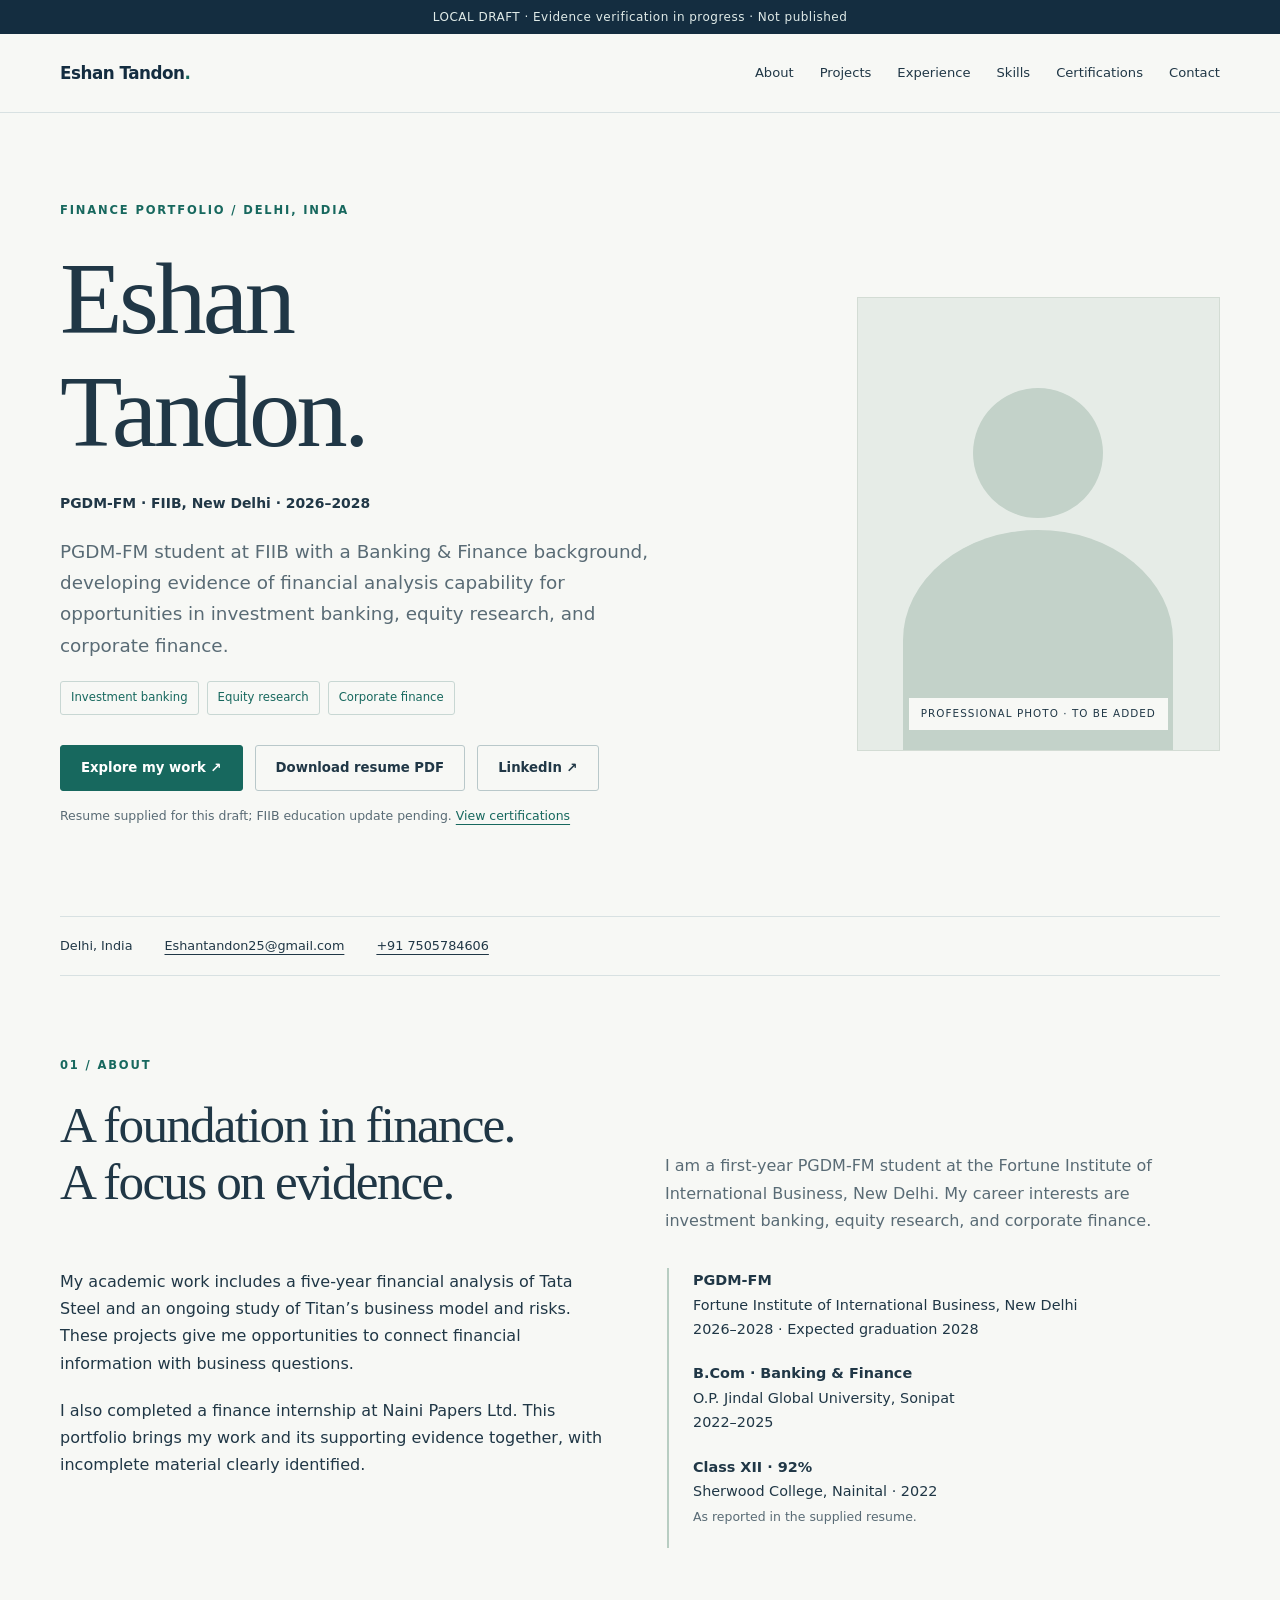
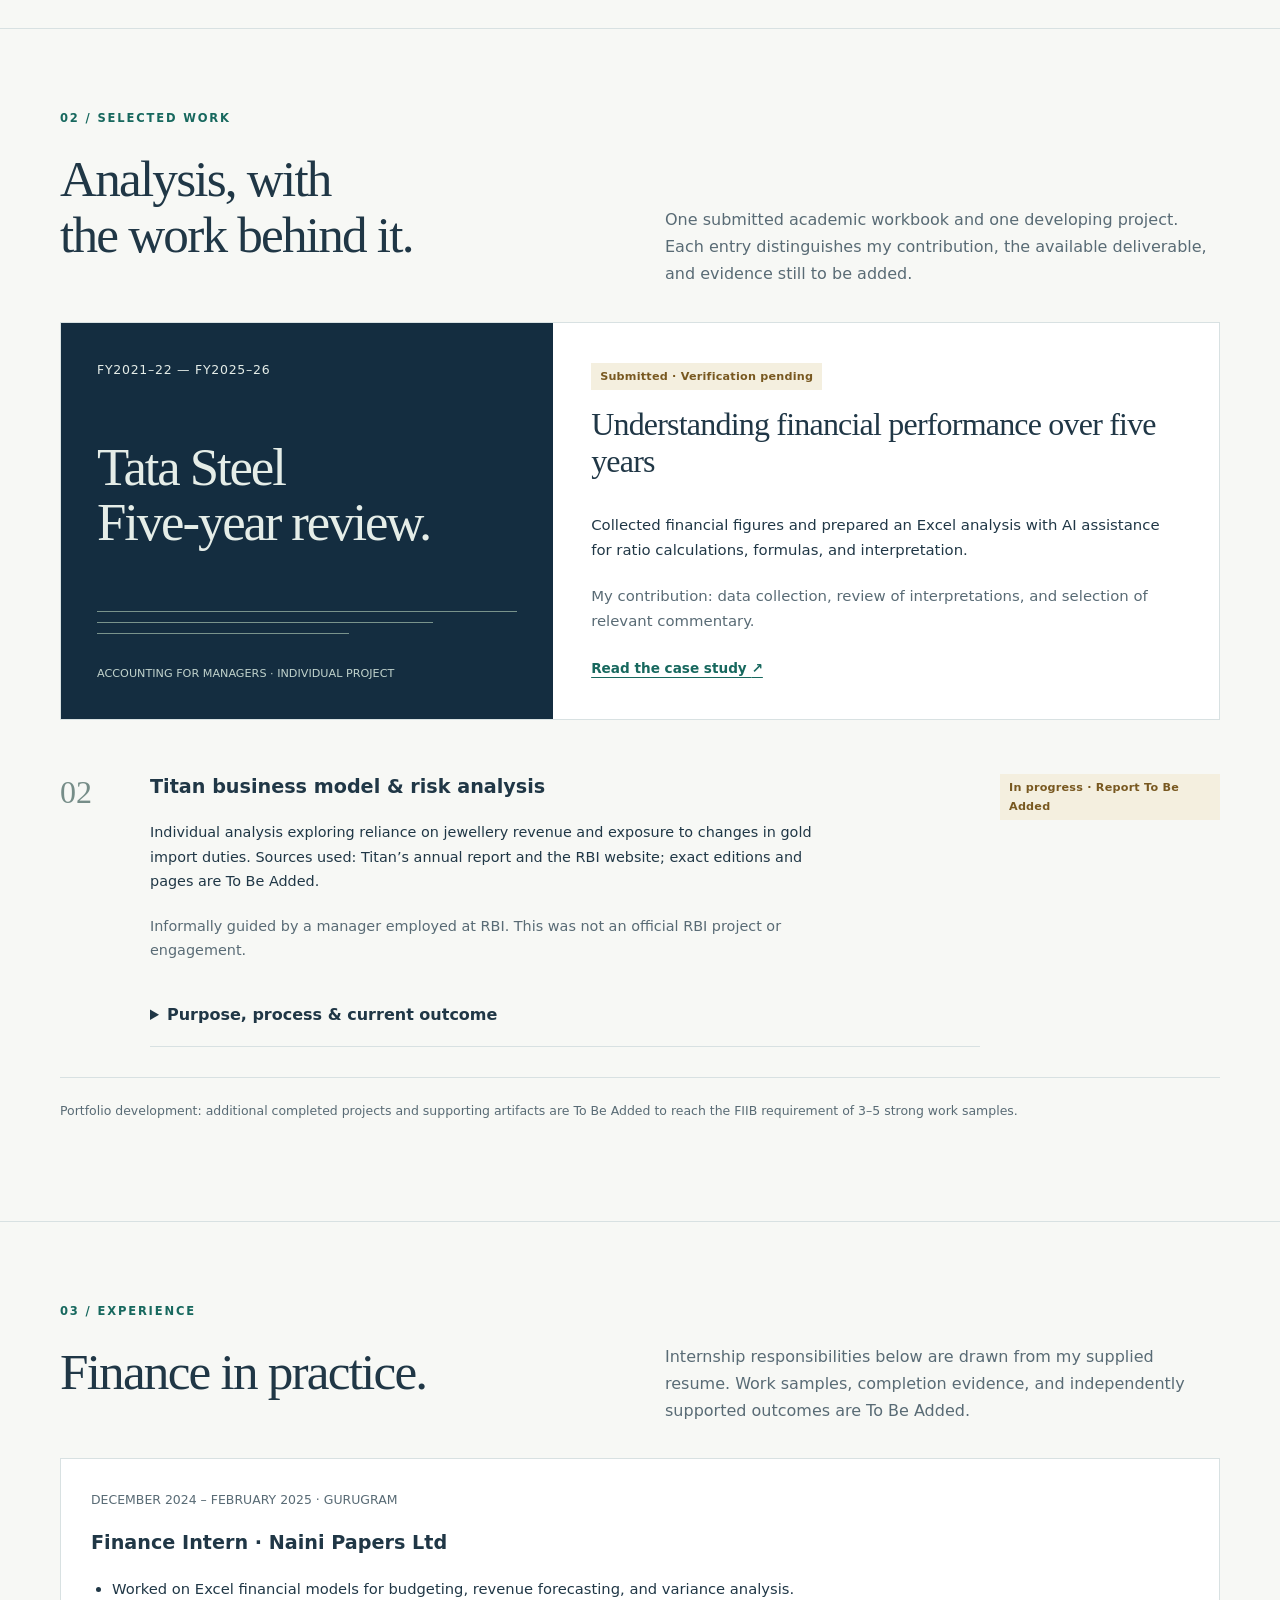
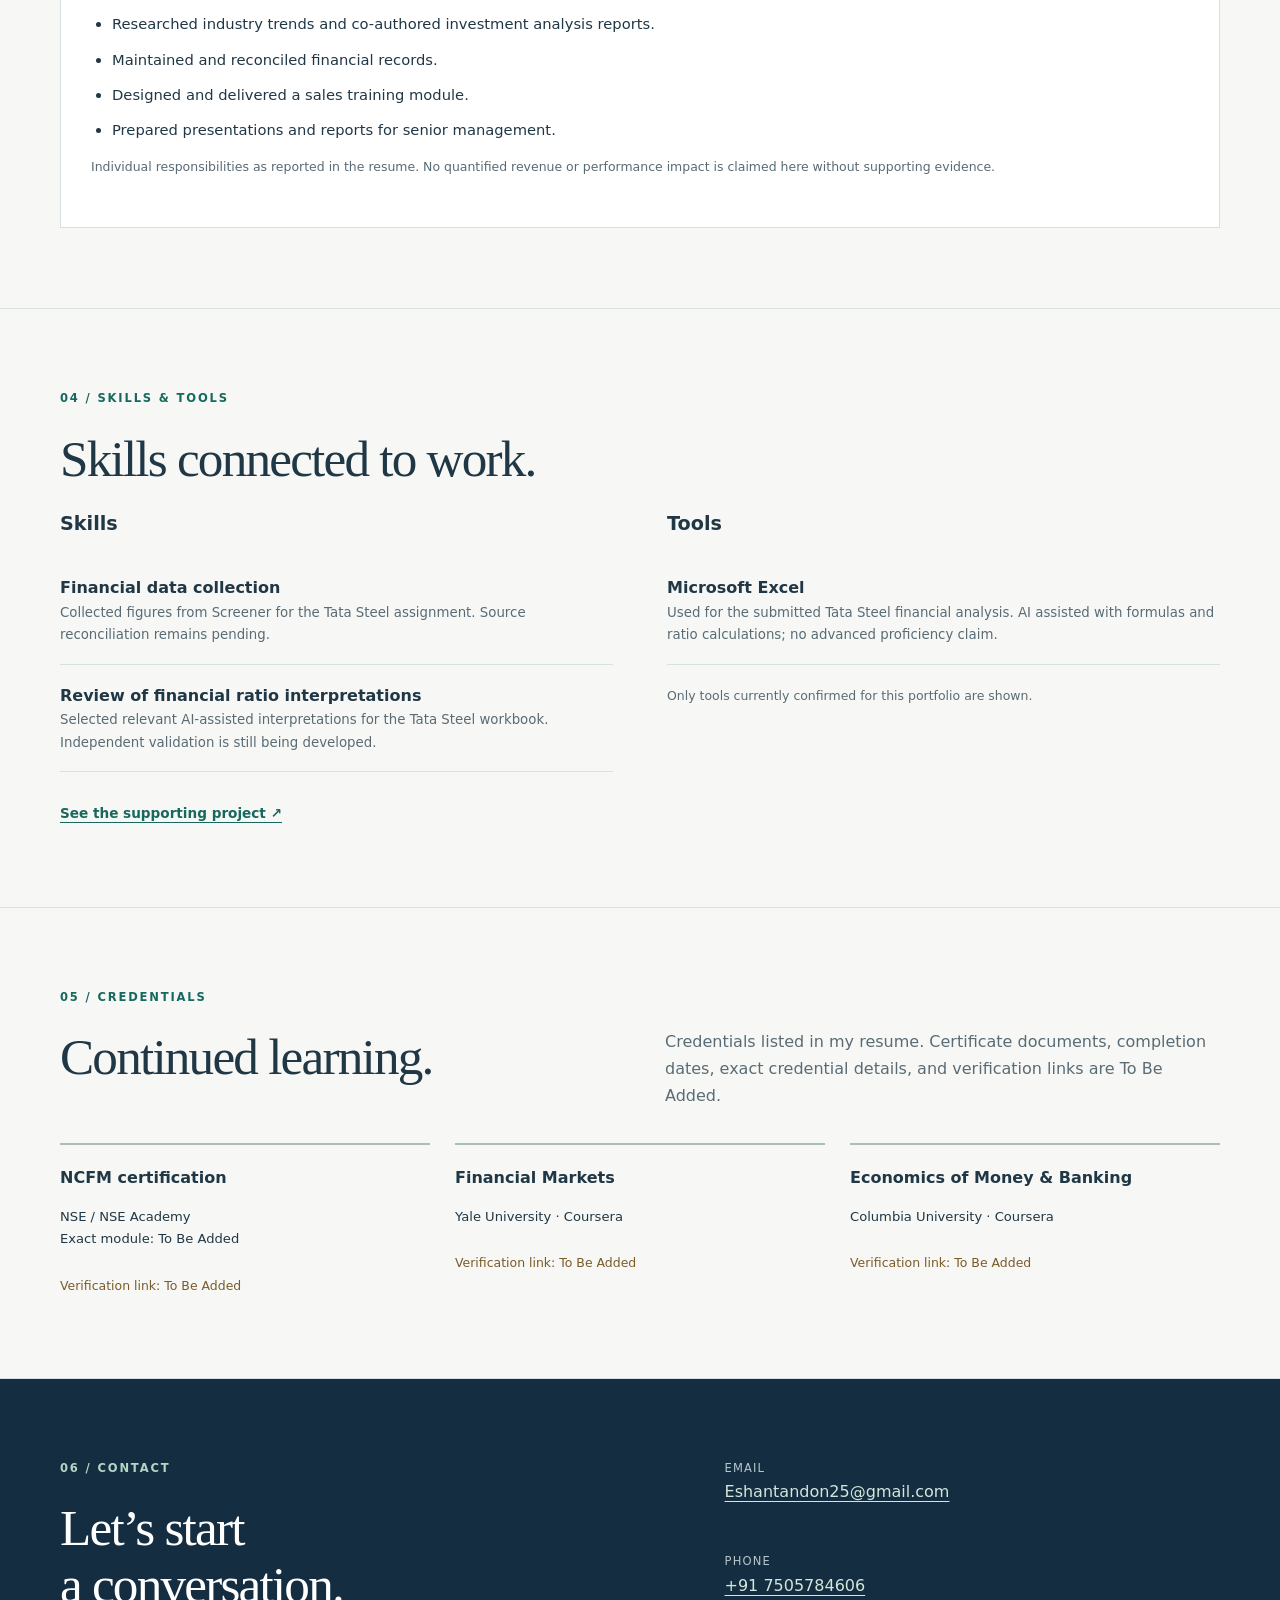
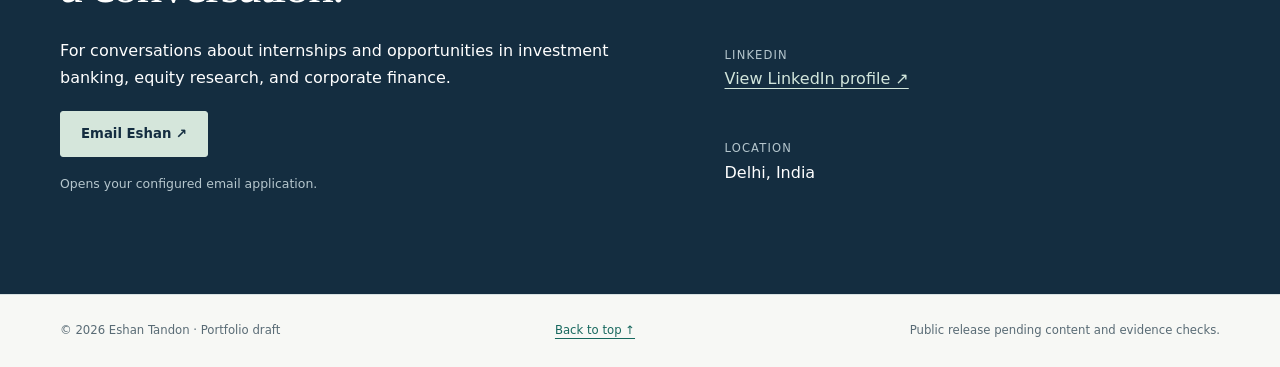
<file: index.html>
<!doctype html>
<html lang="en">
<head><meta charset="utf-8"><meta name="viewport" content="width=device-width,initial-scale=1"><meta name="robots" content="noindex,nofollow"><meta name="description" content="Eshan Tandon — PGDM-FM student at FIIB. Finance portfolio with academic analysis, internship experience and supporting evidence."><title>Eshan Tandon | Finance Portfolio</title><style>
@charset "UTF-8";
:root{--navy:#142d40;--ink:#203746;--teal:#17685e;--muted:#596b75;--line:#d8e1e2;--paper:#f7f8f5;--white:#fff;--pale:#eaf2ee;--serif:Georgia,'Times New Roman',serif}*{box-sizing:border-box}html{scroll-behavior:smooth;scroll-padding-top:100px}body{margin:0;background:var(--paper);color:var(--ink);font:16px/1.7 system-ui,-apple-system,BlinkMacSystemFont,'Segoe UI',sans-serif}a{color:var(--teal);text-underline-offset:4px}a:hover{text-decoration-thickness:2px}a:focus-visible,button:focus-visible,summary:focus-visible{outline:3px solid #bd792c;outline-offset:5px}h1,h2,h3,p{margin-top:0}h1,h2{font-family:var(--serif);font-weight:400;line-height:1.1;letter-spacing:-.035em}h1{font-size:clamp(3.4rem,8vw,7.5rem);margin-bottom:24px}h2{font-size:clamp(2.2rem,4vw,3.7rem);margin-bottom:24px}h3{font-size:1.2rem;line-height:1.4}p{margin-bottom:20px}.wrap{width:min(1160px,calc(100% - 64px));margin:auto}.skip{position:absolute;left:20px;top:-100px;background:white;padding:12px;z-index:20}.skip:focus{top:12px}.draft{background:var(--navy);color:#e0ebe8;font-size:.75rem;letter-spacing:.04em;text-align:center;padding:7px 20px}header{background:rgba(247,248,245,.98);border-bottom:1px solid var(--line);position:sticky;top:0;z-index:10}.header-row{min-height:78px;display:flex;align-items:center;justify-content:space-between;gap:24px}.brand{font-size:1.05rem;text-decoration:none;font-weight:700;letter-spacing:-.03em;color:var(--navy)}.brand span{color:var(--teal)}nav{display:flex;gap:26px;align-items:center}nav a{font-size:.82rem;color:var(--ink);text-decoration:none}nav a:hover{color:var(--teal);text-decoration:underline}.menu-toggle{display:none;border:1px solid var(--line);padding:9px 12px;border-radius:4px;color:var(--ink);background:transparent;font:inherit}.eyebrow{font-size:.72rem;letter-spacing:.16em;text-transform:uppercase;font-weight:700;color:var(--teal);margin-bottom:22px}.hero{display:grid;grid-template-columns:1.5fr .75fr;gap:70px;align-items:center;padding:88px 0 70px}.hero .intro{font-size:1.15rem;max-width:630px;color:var(--muted)}.degree{font-size:.87rem;font-weight:600;margin-bottom:20px}.roles{display:flex;flex-wrap:wrap;gap:8px;margin:0 0 30px;padding:0;list-style:none}.roles li{font-size:.73rem;border:1px solid #c8d7d3;border-radius:3px;padding:6px 10px;color:var(--teal)}.actions{display:flex;gap:12px;flex-wrap:wrap}.button{display:inline-flex;justify-content:center;align-items:center;min-height:46px;padding:10px 20px;background:var(--teal);color:white;font-size:.83rem;font-weight:600;text-decoration:none;border:1px solid var(--teal);border-radius:3px}.button.secondary{background:transparent;color:var(--ink);border-color:#b9c8ca}.button:hover{filter:brightness(.94)}.portrait{aspect-ratio:4/5;background:#e6ece7;display:flex;align-items:center;justify-content:center;position:relative;border:1px solid #d3dcd4;overflow:hidden}.portrait:before{content:'';width:130px;height:130px;border-radius:100%;background:#c3d2c9;position:absolute;top:20%}.portrait:after{content:'';width:270px;height:220px;border-radius:50% 50% 0 0;background:#c3d2c9;position:absolute;bottom:0}.portrait span{position:absolute;bottom:20px;z-index:1;letter-spacing:.1em;font-size:.65rem;text-transform:uppercase;background:var(--paper);padding:7px 12px}.hero-contact{border-top:1px solid var(--line);border-bottom:1px solid var(--line);padding:18px 0;display:flex;flex-wrap:wrap;gap:12px 32px;font-size:.8rem}.hero-contact a{color:var(--ink)}section{padding:80px 0;border-bottom:1px solid var(--line)}.section-top{display:grid;grid-template-columns:1fr 1fr;gap:50px;align-items:end;margin-bottom:34px}.section-top p:last-child{margin-bottom:0}.muted{color:var(--muted)}.two-col{display:grid;grid-template-columns:1fr 1fr;gap:54px}.education{border-left:2px solid #b8cdc2;padding-left:24px}.education p{font-size:.9rem}.education strong{display:block}.project{display:grid;grid-template-columns:.85fr 1.15fr;background:var(--white);border:1px solid var(--line)}.project-art{background:var(--navy);color:#e5ede8;padding:36px;display:flex;flex-direction:column;justify-content:space-between;min-height:350px}.project-art .years{font-size:.78rem;letter-spacing:.06em}.project-art .ticker{font:3.3rem/1.05 var(--serif);letter-spacing:-.04em;margin:30px 0}.project-art .lines{display:grid;gap:10px}.lines i{display:block;height:1px;background:#79938c}.lines i:nth-child(2){width:80%}.lines i:nth-child(3){width:60%}.project-art small{color:#c0d2cb;font-size:.7rem}.project-body{padding:38px}.status{display:inline-block;color:#785820;background:#f4efdf;font-size:.7rem;font-weight:600;padding:4px 9px;letter-spacing:.02em;margin-bottom:16px}.status.green{background:var(--pale);color:var(--teal)}.project-body h3{font:2rem/1.18 var(--serif);letter-spacing:-.025em}.meta{font-size:.78rem;color:var(--muted)}.project-body p{font-size:.93rem}.text-link{font-size:.85rem;font-weight:650}.pending-project{margin-top:24px;padding:30px 0;display:grid;grid-template-columns:70px 1fr 220px;gap:20px;border-bottom:1px solid var(--line)}.project-number{font:2rem var(--serif);color:#768d88}.pending-project p{max-width:680px;font-size:.9rem}.pending-project .status{align-self:start;justify-self:end}.notice{border-left:3px solid #a67c3d;padding:12px 18px;background:#f4f0e6;font-size:.85rem;color:#5d503b}.experience{background:var(--white);padding:30px;border:1px solid var(--line)}.experience ul{padding-left:21px;font-size:.92rem}.experience li{margin:10px 0}.skill-list{list-style:none;margin:0;padding:0}.skill-list li{padding:17px 0;border-bottom:1px solid var(--line)}.skill-list strong{display:block}.skill-list small{color:var(--muted);display:block}.certs{display:grid;grid-template-columns:repeat(3,1fr);gap:25px}.cert{border-top:2px solid #a9c1b5;padding-top:22px}.cert h3{font-size:1rem}.cert p{font-size:.82rem}.pending{font-size:.78rem;color:#7a5b29}.contact-section{background:var(--navy);color:white}.contact-section h2{color:white}.contact-section .eyebrow{color:#b4d6c6}.contact-section a{color:#d2e6dc}.contact-section .button{background:#d5e6db;color:var(--navy);border-color:#d5e6db}.contact-grid{display:grid;grid-template-columns:1.2fr 1fr;gap:70px}.contact-details{display:grid;gap:18px}.contact-details p{margin:0}.contact-details span{display:block;color:#b5c6cd;font-size:.72rem;text-transform:uppercase;letter-spacing:.1em}footer{padding:26px 0;color:var(--muted);font-size:.73rem}.footer-row{display:flex;justify-content:space-between;gap:18px;flex-wrap:wrap}.case-header{padding:65px 0 40px}.case-header h1{font-size:clamp(2.7rem,6vw,5.7rem);max-width:1000px}.breadcrumbs{font-size:.8rem;margin-bottom:34px}.case-facts{display:flex;gap:30px;flex-wrap:wrap;margin-top:28px;font-size:.83rem}.case-facts span{display:block;font-size:.68rem;letter-spacing:.1em;text-transform:uppercase;color:var(--muted)}.ppo{display:grid;grid-template-columns:repeat(3,1fr);gap:0;margin-top:30px}.ppo article{padding:0 25px;border-left:1px solid var(--line)}.ppo article:first-child{padding-left:0;border:0}.ppo h3{font:1.9rem var(--serif)}.ppo .number{font-size:.72rem;color:var(--teal);letter-spacing:.1em}.ppo p{font-size:.92rem}.evidence{padding-top:18px;border-top:1px solid var(--line);font-size:.8rem}.case-section{padding:48px 0}.case-section h2{font-size:2.4rem}details{border-bottom:1px solid var(--line);padding:18px 0}summary{cursor:pointer;font-weight:600}details p{padding-top:16px;max-width:850px}.back-link{margin-top:30px;display:inline-block}.long-link{overflow-wrap:anywhere}@media(max-width:900px){nav{gap:15px}.hero{gap:30px}.wrap{width:calc(100% - 40px)}.hero h1{font-size:5rem}.certs{gap:18px}.ppo{grid-template-columns:1fr}.ppo article,.ppo article:first-child{border:0;border-top:1px solid var(--line);padding:24px 0}.contact-grid{gap:35px}}@media(max-width:680px){html{scroll-padding-top:85px}.wrap{width:calc(100% - 36px)}.header-row{min-height:66px;flex-wrap:wrap;padding:12px 0}.menu-toggle{display:block}nav{width:100%;flex-wrap:wrap;padding-bottom:10px;gap:14px 22px}body.js nav{display:none}body.js nav.open{display:flex}.hero{grid-template-columns:1fr;padding:46px 0 30px;gap:30px}.hero h1{font-size:4.3rem}.hero .intro{font-size:1rem}.portrait{aspect-ratio:2/1;max-width:400px;width:100%}.portrait:before{width:70px;height:70px;top:12%}.portrait:after{height:120px;width:190px;bottom:-25px}.portrait span{bottom:10px}.hero-contact{display:grid;gap:10px}section{padding:50px 0}.section-top,.two-col,.project,.contact-grid{grid-template-columns:1fr;gap:25px}.project-art{min-height:240px;padding:25px}.project-art .ticker{margin:20px 0}.project-body{padding:25px}.pending-project{grid-template-columns:38px 1fr;gap:12px}.pending-project .status{grid-column:2;justify-self:start;grid-row:1}.pending-project>div:nth-child(2){grid-column:2}.project-number{grid-row:1/3}.certs{grid-template-columns:1fr;gap:30px}.experience{padding:23px}.case-facts{gap:20px}.contact-section h2{font-size:2.8rem}.draft{font-size:.67rem}.case-header{padding-top:35px}}@media(prefers-reduced-motion:reduce){html{scroll-behavior:auto}}

</style><script defer src="script.js"></script></head>
<body>
<a class="skip" href="#main">Skip to content</a>
<div class="draft">LOCAL DRAFT · Evidence verification in progress · Not published</div>
<header><div class="wrap header-row"><a class="brand" href="index.html" aria-label="Eshan Tandon home">Eshan Tandon<span>.</span></a><button class="menu-toggle" aria-controls="navigation" aria-expanded="false" type="button">Menu</button><nav id="navigation" aria-label="Main navigation"><a href="#about">About</a><a href="#projects">Projects</a><a href="#experience">Experience</a><a href="#skills">Skills</a><a href="#certifications">Certifications</a><a href="#contact">Contact</a></nav></div></header>
<main id="main">
<div class="wrap"><div class="hero"><div><p class="eyebrow">Finance portfolio / Delhi, India</p><h1>Eshan<br>Tandon.</h1><p class="degree">PGDM-FM · FIIB, New Delhi · 2026–2028</p><p class="intro">PGDM-FM student at FIIB with a Banking &amp; Finance background, developing evidence of financial analysis capability for opportunities in investment banking, equity research, and corporate finance.</p><ul class="roles" aria-label="Target career areas"><li>Investment banking</li><li>Equity research</li><li>Corporate finance</li></ul><div class="actions"><a class="button" href="#projects">Explore my work <span aria-hidden="true">&nbsp;↗</span></a><a class="button secondary" href="assets/Eshan-Tandon-Resume.pdf" download>Download resume PDF</a><a class="button secondary" href="https://www.linkedin.com/in/eshan-tandon" target="_blank" rel="noopener noreferrer">LinkedIn ↗</a></div><p class="meta" style="margin-top:14px">Resume supplied for this draft; FIIB education update pending. <a href="#certifications">View certifications</a></p></div><div class="portrait" role="img" aria-label="Professional photo placeholder"><span>Professional photo · To Be Added</span></div></div><div class="hero-contact"><span>Delhi, India</span><a href="mailto:Eshantandon25@gmail.com">Eshantandon25@gmail.com</a><a href="tel:+917505784606">+91 7505784606</a></div></div>
<section id="about"><div class="wrap"><div class="section-top"><div><p class="eyebrow">01 / About</p><h2>A foundation in finance.<br>A focus on evidence.</h2></div><p class="muted">I am a first-year PGDM-FM student at the Fortune Institute of International Business, New Delhi. My career interests are investment banking, equity research, and corporate finance.</p></div><div class="two-col"><div><p>My academic work includes a five-year financial analysis of Tata Steel and an ongoing study of Titan’s business model and risks. These projects give me opportunities to connect financial information with business questions.</p><p>I also completed a finance internship at Naini Papers Ltd. This portfolio brings my work and its supporting evidence together, with incomplete material clearly identified.</p></div><div class="education"><p><strong>PGDM-FM</strong>Fortune Institute of International Business, New Delhi<br>2026–2028 · Expected graduation 2028</p><p><strong>B.Com · Banking &amp; Finance</strong>O.P. Jindal Global University, Sonipat<br>2022–2025</p><p><strong>Class XII · 92%</strong>Sherwood College, Nainital · 2022<br><span class="meta">As reported in the supplied resume.</span></p></div></div></div></section>
<section id="projects"><div class="wrap"><div class="section-top"><div><p class="eyebrow">02 / Selected work</p><h2>Analysis, with<br>the work behind it.</h2></div><p class="muted">One submitted academic workbook and one developing project. Each entry distinguishes my contribution, the available deliverable, and evidence still to be added.</p></div><article class="project"><div class="project-art" aria-hidden="true"><div class="years">FY2021–22 — FY2025–26</div><div class="ticker">Tata Steel<br>Five-year review.</div><div class="lines"><i></i><i></i><i></i></div><small>ACCOUNTING FOR MANAGERS · INDIVIDUAL PROJECT</small></div><div class="project-body"><span class="status">Submitted · Verification pending</span><h3>Understanding financial performance over five years</h3><p>Collected financial figures and prepared an Excel analysis with AI assistance for ratio calculations, formulas, and interpretation.</p><p class="meta">My contribution: data collection, review of interpretations, and selection of relevant commentary.</p><a class="text-link" href="tata-steel.html">Read the case study <span aria-hidden="true">↗</span></a></div></article><article class="pending-project"><span class="project-number" aria-hidden="true">02</span><div><h3>Titan business model &amp; risk analysis</h3><p>Individual analysis exploring reliance on jewellery revenue and exposure to changes in gold import duties. Sources used: Titan’s annual report and the RBI website; exact editions and pages are To Be Added.</p><p class="meta">Informally guided by a manager employed at RBI. This was not an official RBI project or engagement.</p><details><summary>Purpose, process &amp; current outcome</summary><p><strong>Purpose:</strong> Understand Titan’s business model and identify its key risks.</p><p><strong>Process:</strong> Individual review of annual-report information and RBI website material. Detailed methods, tools, exact sources, and verification: To Be Added.</p><p><strong>Outcome:</strong> Findings identified for a planned report. Report, supporting artifacts, guide feedback, and demonstrated impact: To Be Added.</p></details></div><span class="status">In progress · Report To Be Added</span></article><p class="meta" style="margin-top:22px">Portfolio development: additional completed projects and supporting artifacts are To Be Added to reach the FIIB requirement of 3–5 strong work samples.</p></div></section>
<section id="experience"><div class="wrap"><div class="section-top"><div><p class="eyebrow">03 / Experience</p><h2>Finance in practice.</h2></div><p class="muted">Internship responsibilities below are drawn from my supplied resume. Work samples, completion evidence, and independently supported outcomes are To Be Added.</p></div><article class="experience"><p class="meta">DECEMBER 2024 – FEBRUARY 2025 · GURUGRAM</p><h3>Finance Intern · Naini Papers Ltd</h3><ul><li>Worked on Excel financial models for budgeting, revenue forecasting, and variance analysis.</li><li>Researched industry trends and co-authored investment analysis reports.</li><li>Maintained and reconciled financial records.</li><li>Designed and delivered a sales training module.</li><li>Prepared presentations and reports for senior management.</li></ul><p class="meta">Individual responsibilities as reported in the resume. No quantified revenue or performance impact is claimed here without supporting evidence.</p></article></div></section>
<section id="skills"><div class="wrap"><p class="eyebrow">04 / Skills &amp; tools</p><h2>Skills connected to work.</h2><div class="two-col"><div><h3>Skills</h3><ul class="skill-list"><li><strong>Financial data collection</strong><small>Collected figures from Screener for the Tata Steel assignment. Source reconciliation remains pending.</small></li><li><strong>Review of financial ratio interpretations</strong><small>Selected relevant AI-assisted interpretations for the Tata Steel workbook. Independent validation is still being developed.</small></li></ul><a class="text-link back-link" href="tata-steel.html#contribution">See the supporting project ↗</a></div><div><h3>Tools</h3><ul class="skill-list"><li><strong>Microsoft Excel</strong><small>Used for the submitted Tata Steel financial analysis. AI assisted with formulas and ratio calculations; no advanced proficiency claim.</small></li></ul><p class="meta" style="margin-top:20px">Only tools currently confirmed for this portfolio are shown.</p></div></div></div></section>
<section id="certifications"><div class="wrap"><div class="section-top"><div><p class="eyebrow">05 / Credentials</p><h2>Continued learning.</h2></div><p class="muted">Credentials listed in my resume. Certificate documents, completion dates, exact credential details, and verification links are To Be Added.</p></div><div class="certs"><article class="cert"><h3>NCFM certification</h3><p>NSE / NSE Academy<br>Exact module: To Be Added</p><span class="pending">Verification link: To Be Added</span></article><article class="cert"><h3>Financial Markets</h3><p>Yale University · Coursera</p><span class="pending">Verification link: To Be Added</span></article><article class="cert"><h3>Economics of Money &amp; Banking</h3><p>Columbia University · Coursera</p><span class="pending">Verification link: To Be Added</span></article></div></div></section>
<section id="contact" class="contact-section"><div class="wrap contact-grid"><div><p class="eyebrow">06 / Contact</p><h2>Let’s start<br>a conversation.</h2><p>For conversations about internships and opportunities in investment banking, equity research, and corporate finance.</p><a class="button" href="mailto:Eshantandon25@gmail.com?subject=Portfolio%20enquiry">Email Eshan ↗</a><p class="meta" style="color:#b5c6cd;margin-top:16px">Opens your configured email application.</p></div><div class="contact-details"><p><span>Email</span><a class="long-link" href="mailto:Eshantandon25@gmail.com">Eshantandon25@gmail.com</a></p><p><span>Phone</span><a href="tel:+917505784606">+91 7505784606</a></p><p><span>LinkedIn</span><a href="https://www.linkedin.com/in/eshan-tandon" target="_blank" rel="noopener noreferrer">View LinkedIn profile ↗</a></p><p><span>Location</span>Delhi, India</p></div></div></section>
</main><footer><div class="wrap footer-row"><span>© 2026 Eshan Tandon · Portfolio draft</span><a href="#main">Back to top ↑</a><span>Public release pending content and evidence checks.</span></div></footer>
</body></html>
</file>
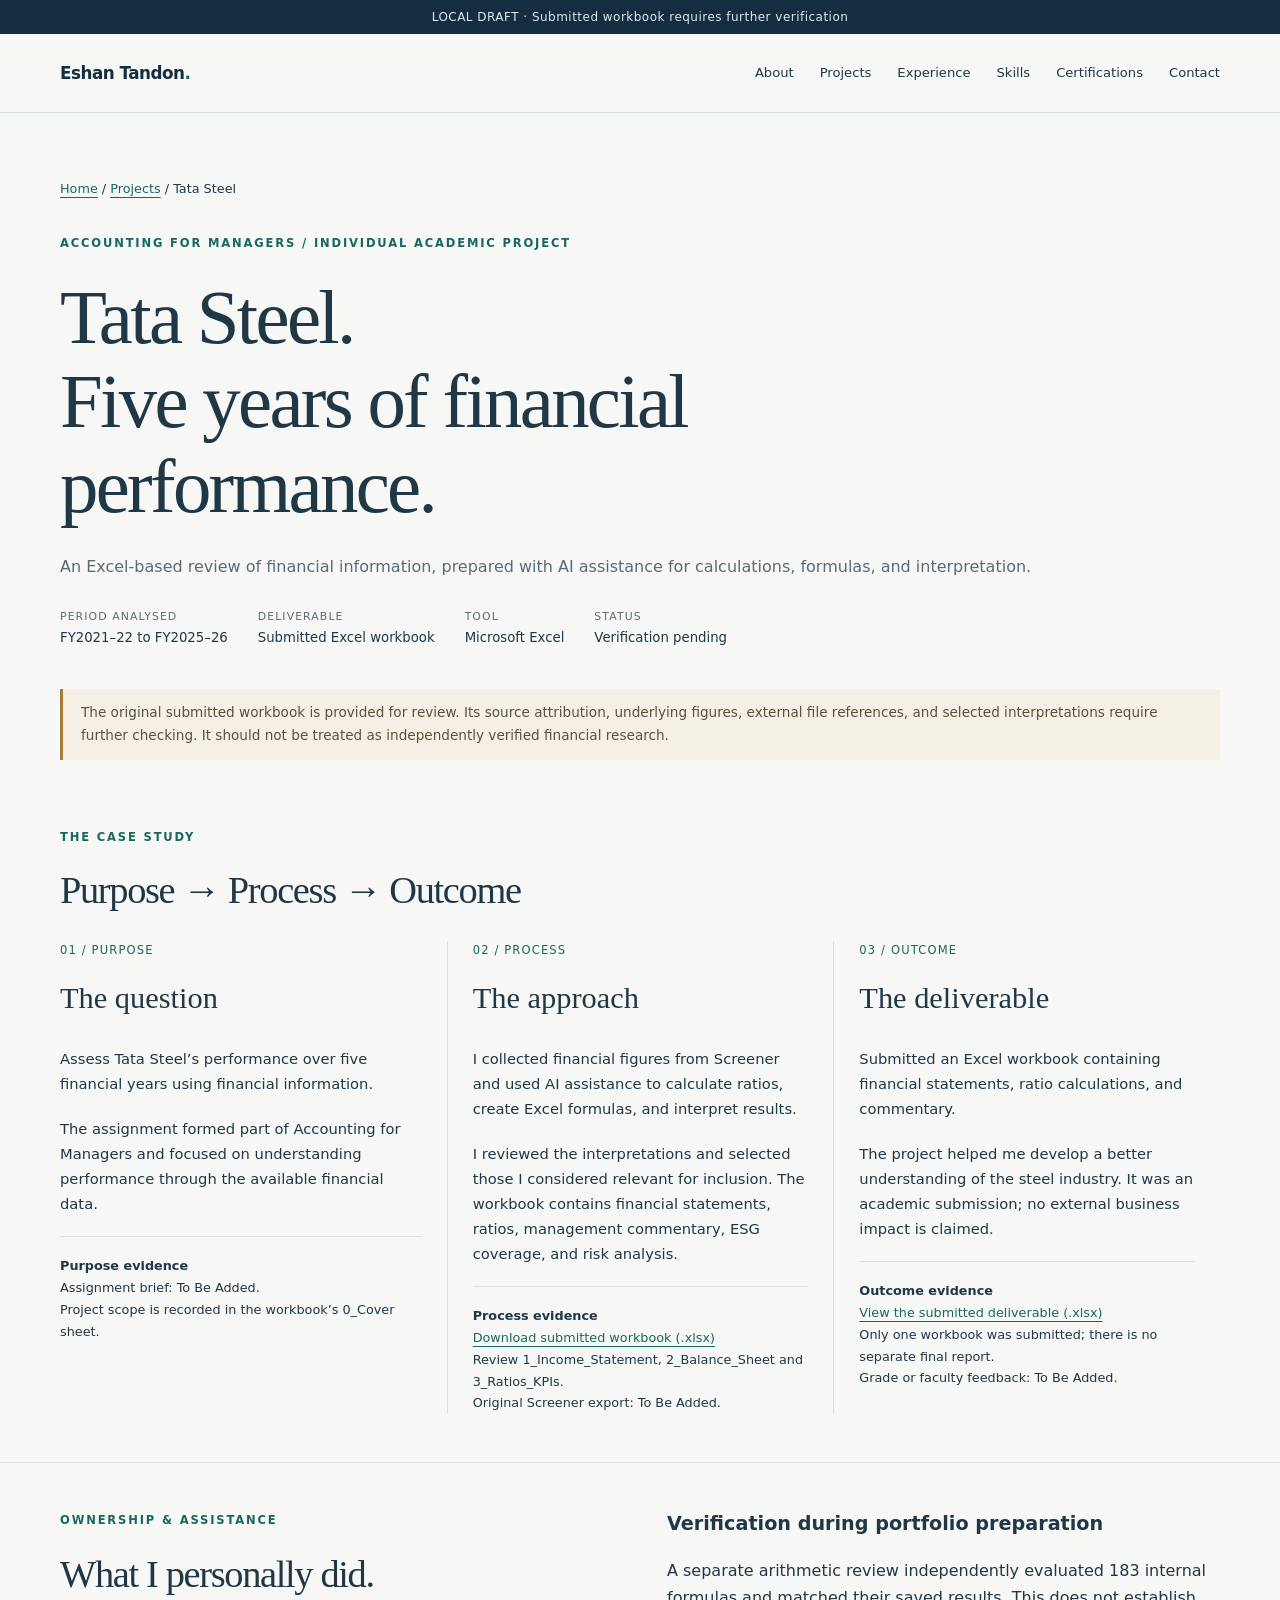
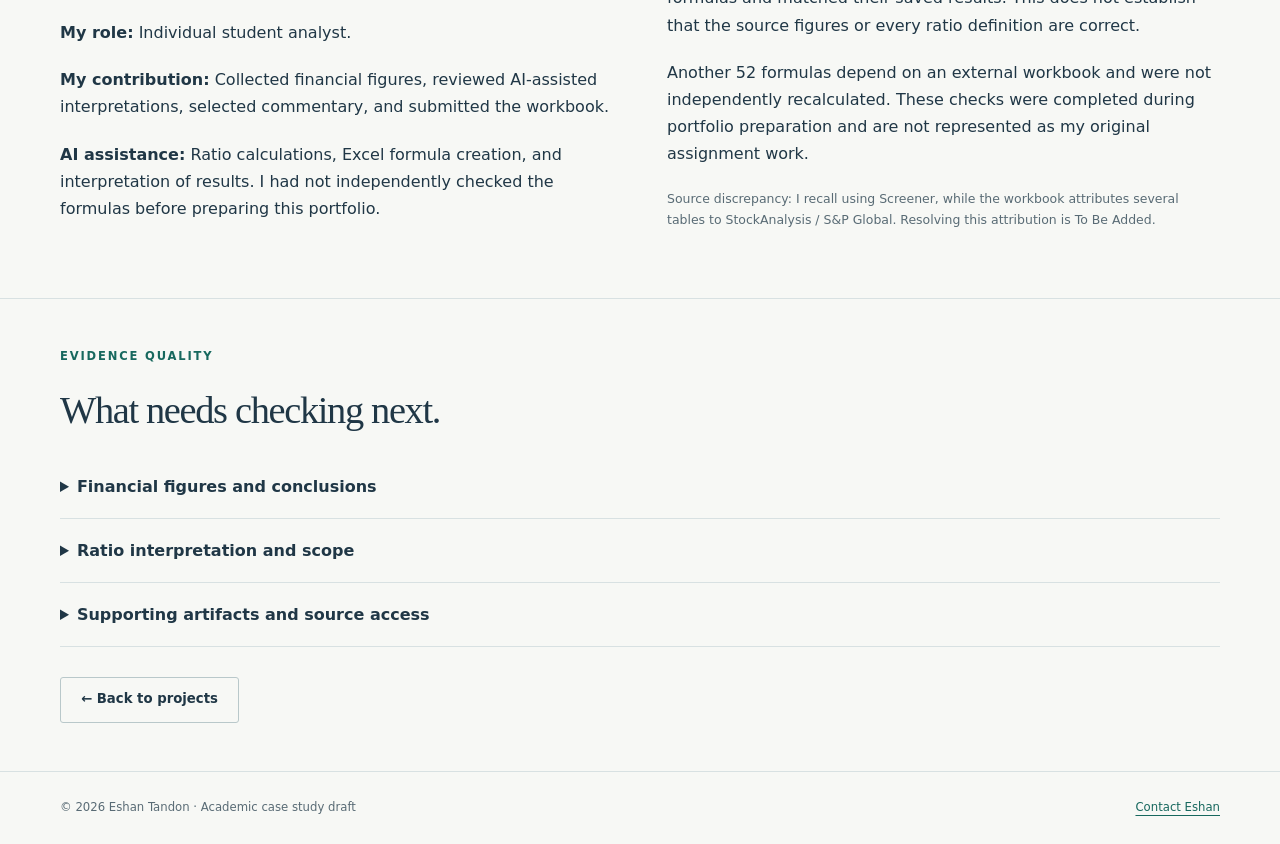
<file: tata-steel.html>
<!doctype html><html lang="en"><head><meta charset="utf-8"><meta name="viewport" content="width=device-width,initial-scale=1"><meta name="robots" content="noindex,nofollow"><meta name="description" content="Tata Steel five-year financial analysis — Eshan Tandon’s individual Accounting for Managers project, contribution and supporting workbook."><title>Tata Steel Case Study | Eshan Tandon</title><style>
@charset "UTF-8";
:root{--navy:#142d40;--ink:#203746;--teal:#17685e;--muted:#596b75;--line:#d8e1e2;--paper:#f7f8f5;--white:#fff;--pale:#eaf2ee;--serif:Georgia,'Times New Roman',serif}*{box-sizing:border-box}html{scroll-behavior:smooth;scroll-padding-top:100px}body{margin:0;background:var(--paper);color:var(--ink);font:16px/1.7 system-ui,-apple-system,BlinkMacSystemFont,'Segoe UI',sans-serif}a{color:var(--teal);text-underline-offset:4px}a:hover{text-decoration-thickness:2px}a:focus-visible,button:focus-visible,summary:focus-visible{outline:3px solid #bd792c;outline-offset:5px}h1,h2,h3,p{margin-top:0}h1,h2{font-family:var(--serif);font-weight:400;line-height:1.1;letter-spacing:-.035em}h1{font-size:clamp(3.4rem,8vw,7.5rem);margin-bottom:24px}h2{font-size:clamp(2.2rem,4vw,3.7rem);margin-bottom:24px}h3{font-size:1.2rem;line-height:1.4}p{margin-bottom:20px}.wrap{width:min(1160px,calc(100% - 64px));margin:auto}.skip{position:absolute;left:20px;top:-100px;background:white;padding:12px;z-index:20}.skip:focus{top:12px}.draft{background:var(--navy);color:#e0ebe8;font-size:.75rem;letter-spacing:.04em;text-align:center;padding:7px 20px}header{background:rgba(247,248,245,.98);border-bottom:1px solid var(--line);position:sticky;top:0;z-index:10}.header-row{min-height:78px;display:flex;align-items:center;justify-content:space-between;gap:24px}.brand{font-size:1.05rem;text-decoration:none;font-weight:700;letter-spacing:-.03em;color:var(--navy)}.brand span{color:var(--teal)}nav{display:flex;gap:26px;align-items:center}nav a{font-size:.82rem;color:var(--ink);text-decoration:none}nav a:hover{color:var(--teal);text-decoration:underline}.menu-toggle{display:none;border:1px solid var(--line);padding:9px 12px;border-radius:4px;color:var(--ink);background:transparent;font:inherit}.eyebrow{font-size:.72rem;letter-spacing:.16em;text-transform:uppercase;font-weight:700;color:var(--teal);margin-bottom:22px}.hero{display:grid;grid-template-columns:1.5fr .75fr;gap:70px;align-items:center;padding:88px 0 70px}.hero .intro{font-size:1.15rem;max-width:630px;color:var(--muted)}.degree{font-size:.87rem;font-weight:600;margin-bottom:20px}.roles{display:flex;flex-wrap:wrap;gap:8px;margin:0 0 30px;padding:0;list-style:none}.roles li{font-size:.73rem;border:1px solid #c8d7d3;border-radius:3px;padding:6px 10px;color:var(--teal)}.actions{display:flex;gap:12px;flex-wrap:wrap}.button{display:inline-flex;justify-content:center;align-items:center;min-height:46px;padding:10px 20px;background:var(--teal);color:white;font-size:.83rem;font-weight:600;text-decoration:none;border:1px solid var(--teal);border-radius:3px}.button.secondary{background:transparent;color:var(--ink);border-color:#b9c8ca}.button:hover{filter:brightness(.94)}.portrait{aspect-ratio:4/5;background:#e6ece7;display:flex;align-items:center;justify-content:center;position:relative;border:1px solid #d3dcd4;overflow:hidden}.portrait:before{content:'';width:130px;height:130px;border-radius:100%;background:#c3d2c9;position:absolute;top:20%}.portrait:after{content:'';width:270px;height:220px;border-radius:50% 50% 0 0;background:#c3d2c9;position:absolute;bottom:0}.portrait span{position:absolute;bottom:20px;z-index:1;letter-spacing:.1em;font-size:.65rem;text-transform:uppercase;background:var(--paper);padding:7px 12px}.hero-contact{border-top:1px solid var(--line);border-bottom:1px solid var(--line);padding:18px 0;display:flex;flex-wrap:wrap;gap:12px 32px;font-size:.8rem}.hero-contact a{color:var(--ink)}section{padding:80px 0;border-bottom:1px solid var(--line)}.section-top{display:grid;grid-template-columns:1fr 1fr;gap:50px;align-items:end;margin-bottom:34px}.section-top p:last-child{margin-bottom:0}.muted{color:var(--muted)}.two-col{display:grid;grid-template-columns:1fr 1fr;gap:54px}.education{border-left:2px solid #b8cdc2;padding-left:24px}.education p{font-size:.9rem}.education strong{display:block}.project{display:grid;grid-template-columns:.85fr 1.15fr;background:var(--white);border:1px solid var(--line)}.project-art{background:var(--navy);color:#e5ede8;padding:36px;display:flex;flex-direction:column;justify-content:space-between;min-height:350px}.project-art .years{font-size:.78rem;letter-spacing:.06em}.project-art .ticker{font:3.3rem/1.05 var(--serif);letter-spacing:-.04em;margin:30px 0}.project-art .lines{display:grid;gap:10px}.lines i{display:block;height:1px;background:#79938c}.lines i:nth-child(2){width:80%}.lines i:nth-child(3){width:60%}.project-art small{color:#c0d2cb;font-size:.7rem}.project-body{padding:38px}.status{display:inline-block;color:#785820;background:#f4efdf;font-size:.7rem;font-weight:600;padding:4px 9px;letter-spacing:.02em;margin-bottom:16px}.status.green{background:var(--pale);color:var(--teal)}.project-body h3{font:2rem/1.18 var(--serif);letter-spacing:-.025em}.meta{font-size:.78rem;color:var(--muted)}.project-body p{font-size:.93rem}.text-link{font-size:.85rem;font-weight:650}.pending-project{margin-top:24px;padding:30px 0;display:grid;grid-template-columns:70px 1fr 220px;gap:20px;border-bottom:1px solid var(--line)}.project-number{font:2rem var(--serif);color:#768d88}.pending-project p{max-width:680px;font-size:.9rem}.pending-project .status{align-self:start;justify-self:end}.notice{border-left:3px solid #a67c3d;padding:12px 18px;background:#f4f0e6;font-size:.85rem;color:#5d503b}.experience{background:var(--white);padding:30px;border:1px solid var(--line)}.experience ul{padding-left:21px;font-size:.92rem}.experience li{margin:10px 0}.skill-list{list-style:none;margin:0;padding:0}.skill-list li{padding:17px 0;border-bottom:1px solid var(--line)}.skill-list strong{display:block}.skill-list small{color:var(--muted);display:block}.certs{display:grid;grid-template-columns:repeat(3,1fr);gap:25px}.cert{border-top:2px solid #a9c1b5;padding-top:22px}.cert h3{font-size:1rem}.cert p{font-size:.82rem}.pending{font-size:.78rem;color:#7a5b29}.contact-section{background:var(--navy);color:white}.contact-section h2{color:white}.contact-section .eyebrow{color:#b4d6c6}.contact-section a{color:#d2e6dc}.contact-section .button{background:#d5e6db;color:var(--navy);border-color:#d5e6db}.contact-grid{display:grid;grid-template-columns:1.2fr 1fr;gap:70px}.contact-details{display:grid;gap:18px}.contact-details p{margin:0}.contact-details span{display:block;color:#b5c6cd;font-size:.72rem;text-transform:uppercase;letter-spacing:.1em}footer{padding:26px 0;color:var(--muted);font-size:.73rem}.footer-row{display:flex;justify-content:space-between;gap:18px;flex-wrap:wrap}.case-header{padding:65px 0 40px}.case-header h1{font-size:clamp(2.7rem,6vw,5.7rem);max-width:1000px}.breadcrumbs{font-size:.8rem;margin-bottom:34px}.case-facts{display:flex;gap:30px;flex-wrap:wrap;margin-top:28px;font-size:.83rem}.case-facts span{display:block;font-size:.68rem;letter-spacing:.1em;text-transform:uppercase;color:var(--muted)}.ppo{display:grid;grid-template-columns:repeat(3,1fr);gap:0;margin-top:30px}.ppo article{padding:0 25px;border-left:1px solid var(--line)}.ppo article:first-child{padding-left:0;border:0}.ppo h3{font:1.9rem var(--serif)}.ppo .number{font-size:.72rem;color:var(--teal);letter-spacing:.1em}.ppo p{font-size:.92rem}.evidence{padding-top:18px;border-top:1px solid var(--line);font-size:.8rem}.case-section{padding:48px 0}.case-section h2{font-size:2.4rem}details{border-bottom:1px solid var(--line);padding:18px 0}summary{cursor:pointer;font-weight:600}details p{padding-top:16px;max-width:850px}.back-link{margin-top:30px;display:inline-block}.long-link{overflow-wrap:anywhere}@media(max-width:900px){nav{gap:15px}.hero{gap:30px}.wrap{width:calc(100% - 40px)}.hero h1{font-size:5rem}.certs{gap:18px}.ppo{grid-template-columns:1fr}.ppo article,.ppo article:first-child{border:0;border-top:1px solid var(--line);padding:24px 0}.contact-grid{gap:35px}}@media(max-width:680px){html{scroll-padding-top:85px}.wrap{width:calc(100% - 36px)}.header-row{min-height:66px;flex-wrap:wrap;padding:12px 0}.menu-toggle{display:block}nav{width:100%;flex-wrap:wrap;padding-bottom:10px;gap:14px 22px}body.js nav{display:none}body.js nav.open{display:flex}.hero{grid-template-columns:1fr;padding:46px 0 30px;gap:30px}.hero h1{font-size:4.3rem}.hero .intro{font-size:1rem}.portrait{aspect-ratio:2/1;max-width:400px;width:100%}.portrait:before{width:70px;height:70px;top:12%}.portrait:after{height:120px;width:190px;bottom:-25px}.portrait span{bottom:10px}.hero-contact{display:grid;gap:10px}section{padding:50px 0}.section-top,.two-col,.project,.contact-grid{grid-template-columns:1fr;gap:25px}.project-art{min-height:240px;padding:25px}.project-art .ticker{margin:20px 0}.project-body{padding:25px}.pending-project{grid-template-columns:38px 1fr;gap:12px}.pending-project .status{grid-column:2;justify-self:start;grid-row:1}.pending-project>div:nth-child(2){grid-column:2}.project-number{grid-row:1/3}.certs{grid-template-columns:1fr;gap:30px}.experience{padding:23px}.case-facts{gap:20px}.contact-section h2{font-size:2.8rem}.draft{font-size:.67rem}.case-header{padding-top:35px}}@media(prefers-reduced-motion:reduce){html{scroll-behavior:auto}}

</style><script defer src="script.js"></script></head><body><a class="skip" href="#main">Skip to content</a><div class="draft">LOCAL DRAFT · Submitted workbook requires further verification</div><header><div class="wrap header-row"><a class="brand" href="index.html">Eshan Tandon<span>.</span></a><button class="menu-toggle" type="button" aria-controls="navigation" aria-expanded="false">Menu</button><nav id="navigation" aria-label="Main navigation"><a href="index.html#about">About</a><a href="index.html#projects">Projects</a><a href="index.html#experience">Experience</a><a href="index.html#skills">Skills</a><a href="index.html#certifications">Certifications</a><a href="index.html#contact">Contact</a></nav></div></header><main id="main"><div class="wrap case-header"><p class="breadcrumbs"><a href="index.html">Home</a> / <a href="index.html#projects">Projects</a> / Tata Steel</p><p class="eyebrow">Accounting for Managers / Individual academic project</p><h1>Tata Steel.<br>Five years of financial performance.</h1><p class="muted">An Excel-based review of financial information, prepared with AI assistance for calculations, formulas, and interpretation.</p><div class="case-facts"><div><span>Period analysed</span>FY2021–22 to FY2025–26</div><div><span>Deliverable</span>Submitted Excel workbook</div><div><span>Tool</span>Microsoft Excel</div><div><span>Status</span>Verification pending</div></div></div><div class="wrap"><p class="notice">The original submitted workbook is provided for review. Its source attribution, underlying figures, external file references, and selected interpretations require further checking. It should not be treated as independently verified financial research.</p></div><section class="case-section"><div class="wrap"><p class="eyebrow">The case study</p><h2>Purpose → Process → Outcome</h2><div class="ppo"><article><p class="number">01 / PURPOSE</p><h3>The question</h3><p>Assess Tata Steel’s performance over five financial years using financial information.</p><p>The assignment formed part of Accounting for Managers and focused on understanding performance through the available financial data.</p><div class="evidence"><strong>Purpose evidence</strong><br>Assignment brief: To Be Added.<br>Project scope is recorded in the workbook’s 0_Cover sheet.</div></article><article><p class="number">02 / PROCESS</p><h3>The approach</h3><p>I collected financial figures from Screener and used AI assistance to calculate ratios, create Excel formulas, and interpret results.</p><p>I reviewed the interpretations and selected those I considered relevant for inclusion. The workbook contains financial statements, ratios, management commentary, ESG coverage, and risk analysis.</p><div class="evidence"><strong>Process evidence</strong><br><a href="assets/Tata-Steel-Submitted-Workbook.xlsx" download>Download submitted workbook (.xlsx)</a><br>Review 1_Income_Statement, 2_Balance_Sheet and 3_Ratios_KPIs.<br>Original Screener export: To Be Added.</div></article><article><p class="number">03 / OUTCOME</p><h3>The deliverable</h3><p>Submitted an Excel workbook containing financial statements, ratio calculations, and commentary.</p><p>The project helped me develop a better understanding of the steel industry. It was an academic submission; no external business impact is claimed.</p><div class="evidence"><strong>Outcome evidence</strong><br><a href="assets/Tata-Steel-Submitted-Workbook.xlsx" download>View the submitted deliverable (.xlsx)</a><br>Only one workbook was submitted; there is no separate final report.<br>Grade or faculty feedback: To Be Added.</div></article></div></div></section><section class="case-section" id="contribution"><div class="wrap two-col"><div><p class="eyebrow">Ownership &amp; assistance</p><h2>What I personally did.</h2><p><strong>My role:</strong> Individual student analyst.</p><p><strong>My contribution:</strong> Collected financial figures, reviewed AI-assisted interpretations, selected commentary, and submitted the workbook.</p><p><strong>AI assistance:</strong> Ratio calculations, Excel formula creation, and interpretation of results. I had not independently checked the formulas before preparing this portfolio.</p></div><div><h3>Verification during portfolio preparation</h3><p>A separate arithmetic review independently evaluated 183 internal formulas and matched their saved results. This does not establish that the source figures or every ratio definition are correct.</p><p>Another 52 formulas depend on an external workbook and were not independently recalculated. These checks were completed during portfolio preparation and are not represented as my original assignment work.</p><p class="meta">Source discrepancy: I recall using Screener, while the workbook attributes several tables to StockAnalysis / S&amp;P Global. Resolving this attribution is To Be Added.</p></div></div></section><section class="case-section"><div class="wrap"><p class="eyebrow">Evidence quality</p><h2>What needs checking next.</h2><details><summary>Financial figures and conclusions</summary><p>Reconcile the five-year figures to original financial statements or a saved source export. The entered revenue figures finish below the starting year, so the earlier description of consistently growing revenue is not used as a verified conclusion.</p></details><details><summary>Ratio interpretation and scope</summary><p>Capacity utilisation commentary says “near-full” while the workbook calculates roughly 56–66%. A metric combines Group EBITDA with India-only production; scope must be aligned before using it as a performance measure. Profit-growth percentages across loss-to-profit years also need clearer interpretation.</p></details><details><summary>Supporting artifacts and source access</summary><p>Assignment brief, original source export, exact annual-report references, and any faculty feedback are To Be Added. The submitted Cash Flow sheet references another workbook, which must be resolved before the deliverable is described as self-contained.</p></details><a class="button secondary back-link" href="index.html#projects">← Back to projects</a></div></section></main><footer><div class="wrap footer-row"><span>© 2026 Eshan Tandon · Academic case study draft</span><a href="index.html#contact">Contact Eshan</a></div></footer></body></html>
</file>
